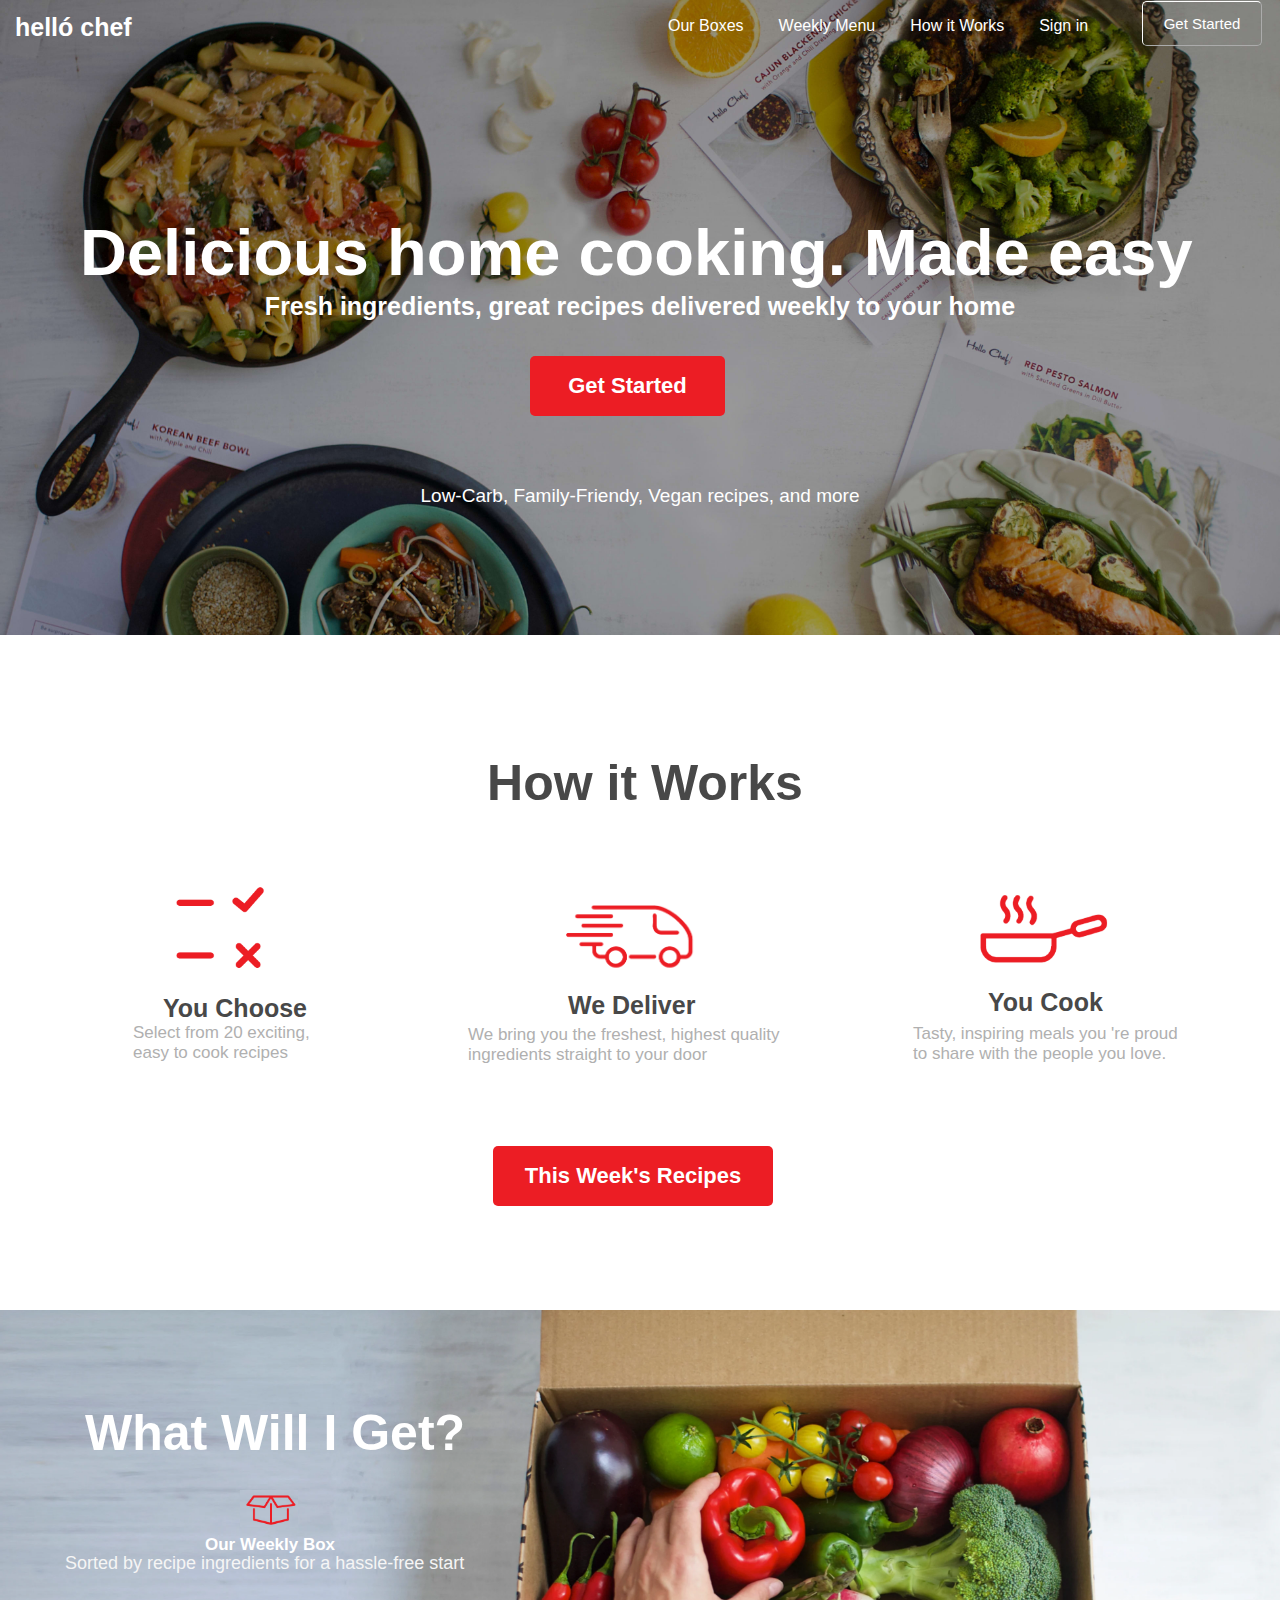
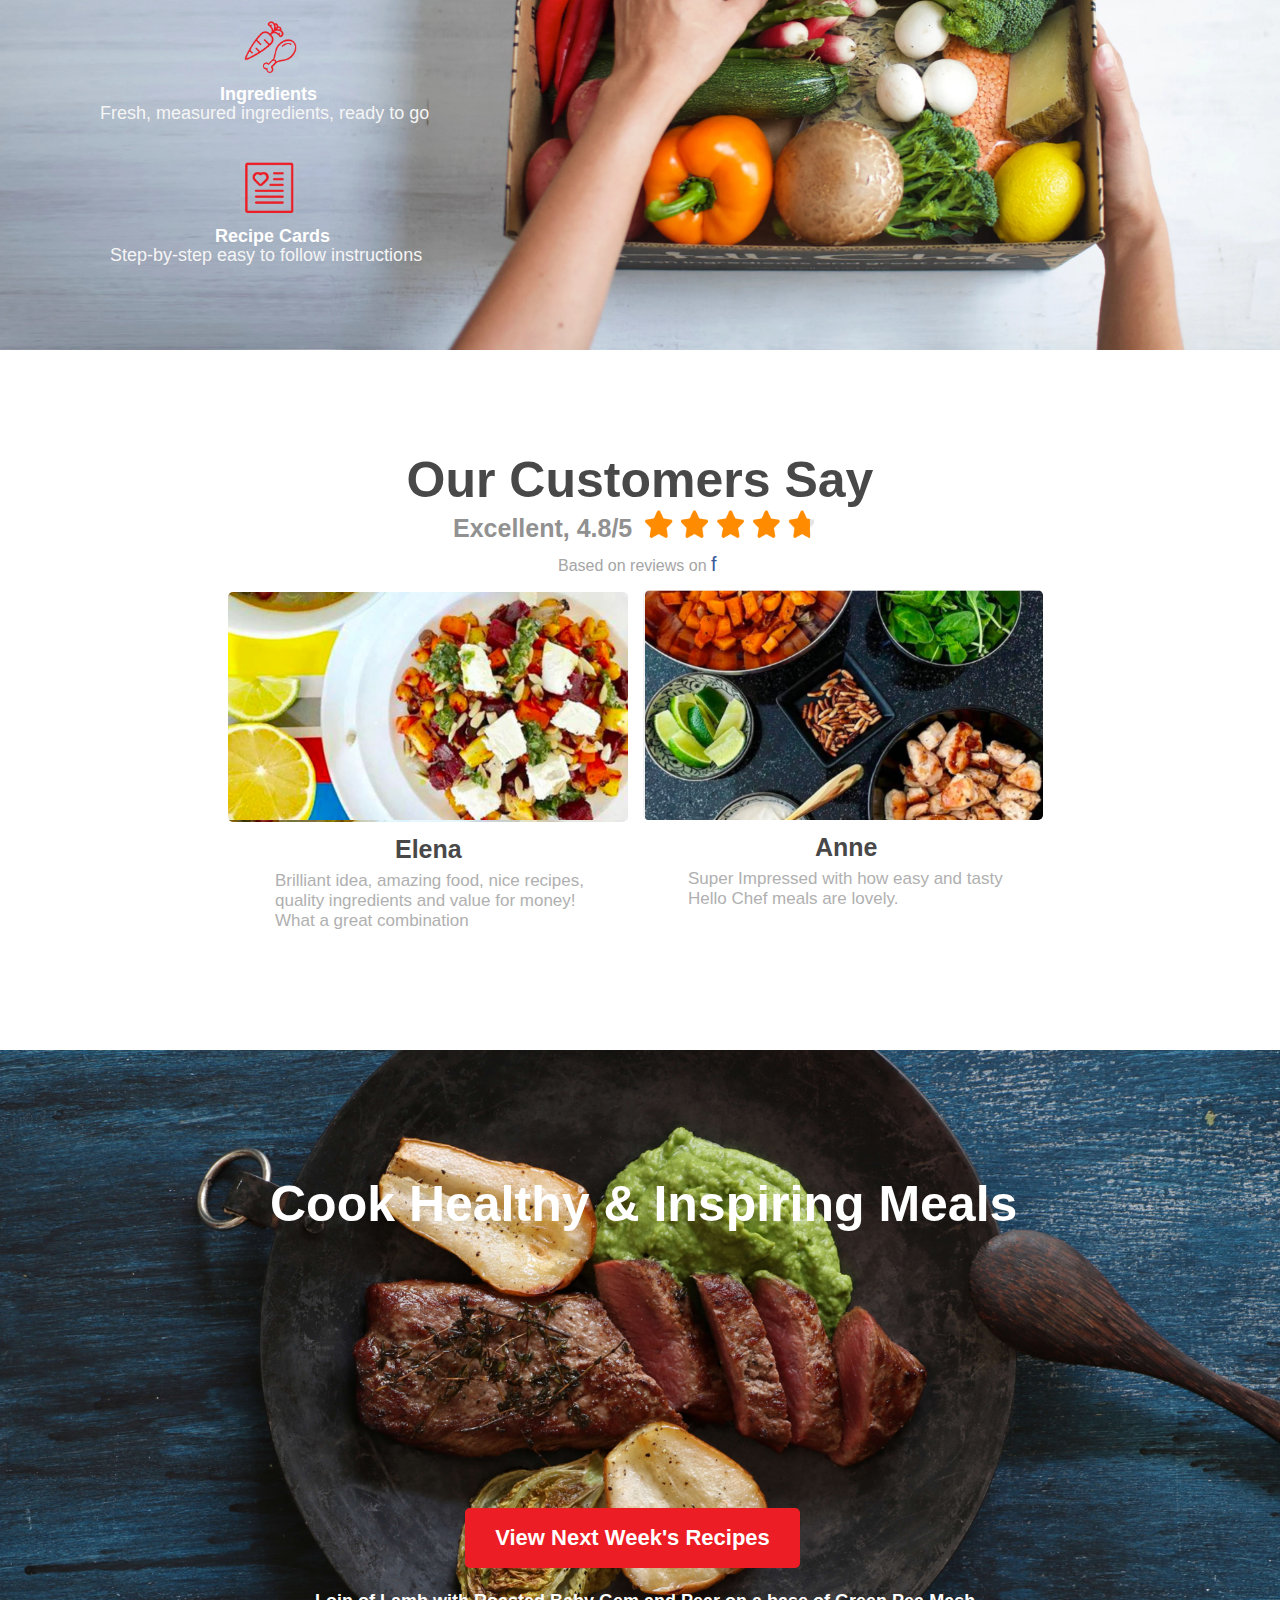
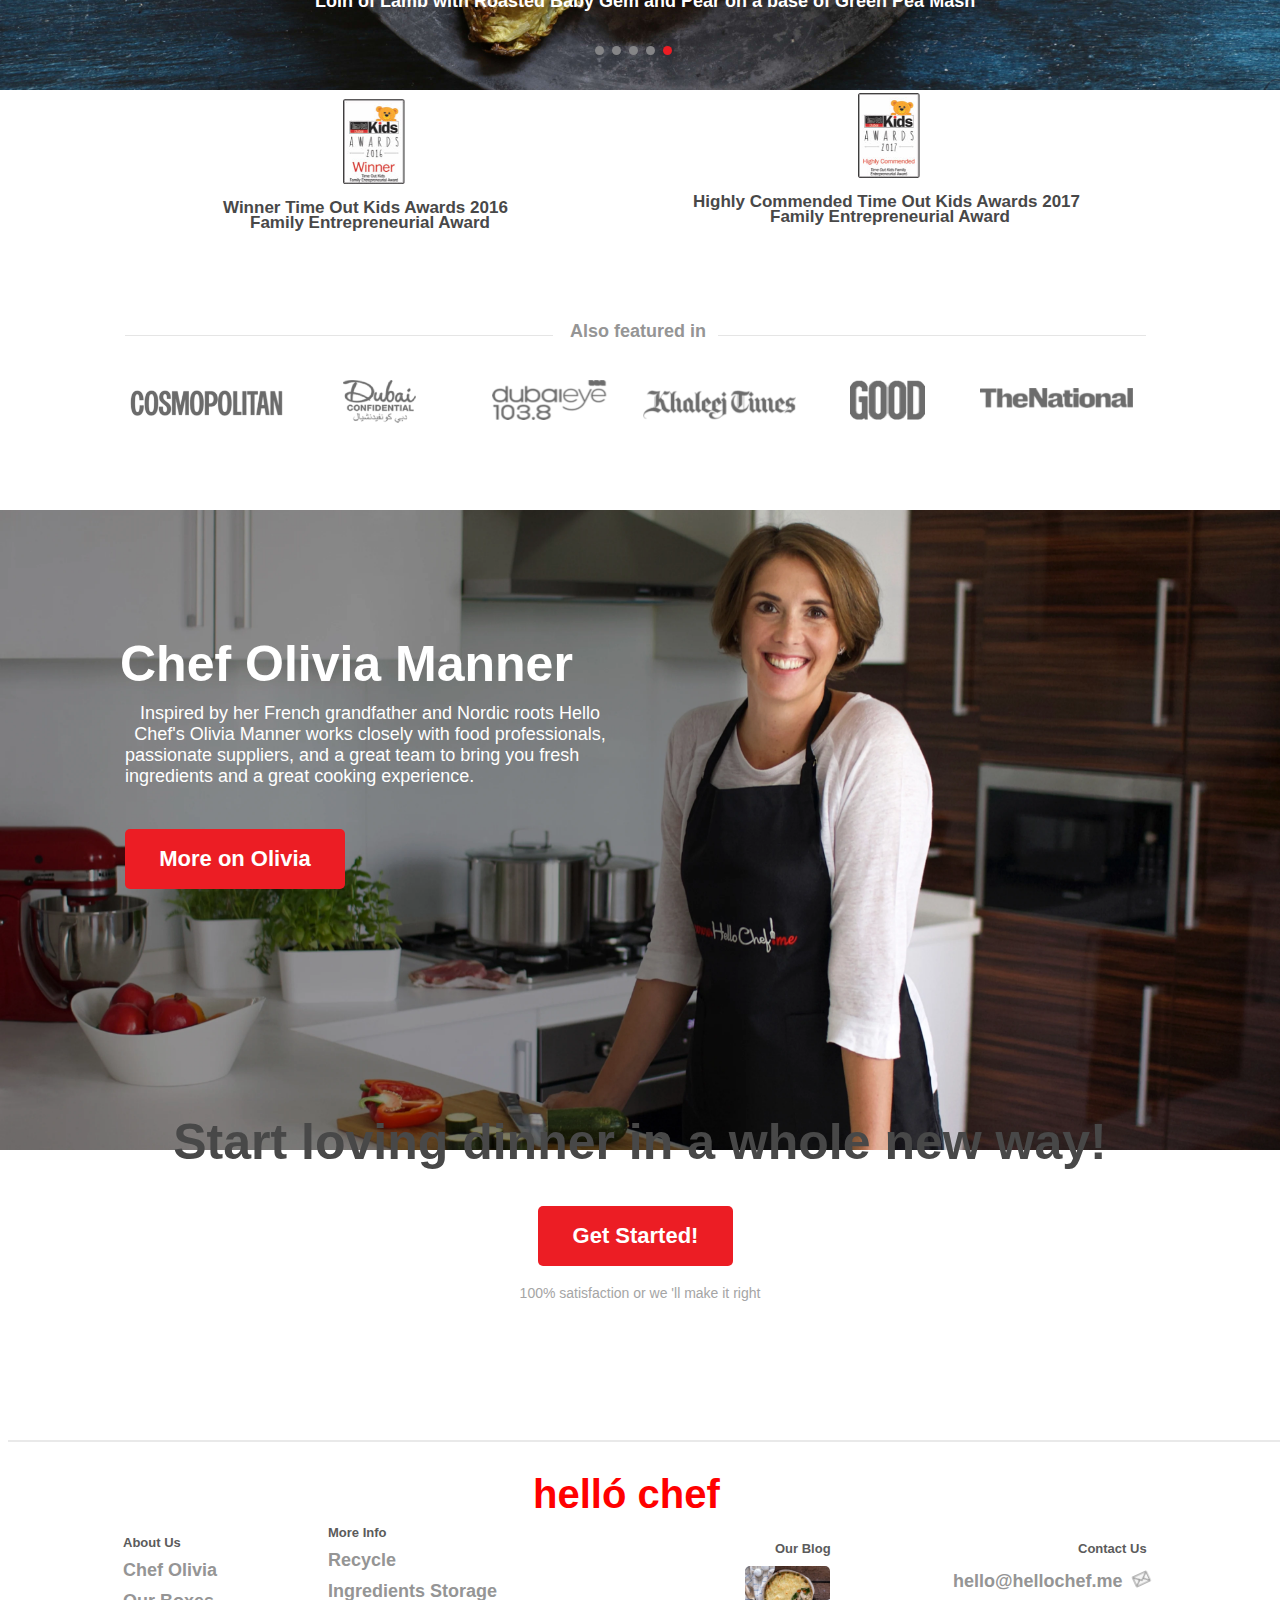
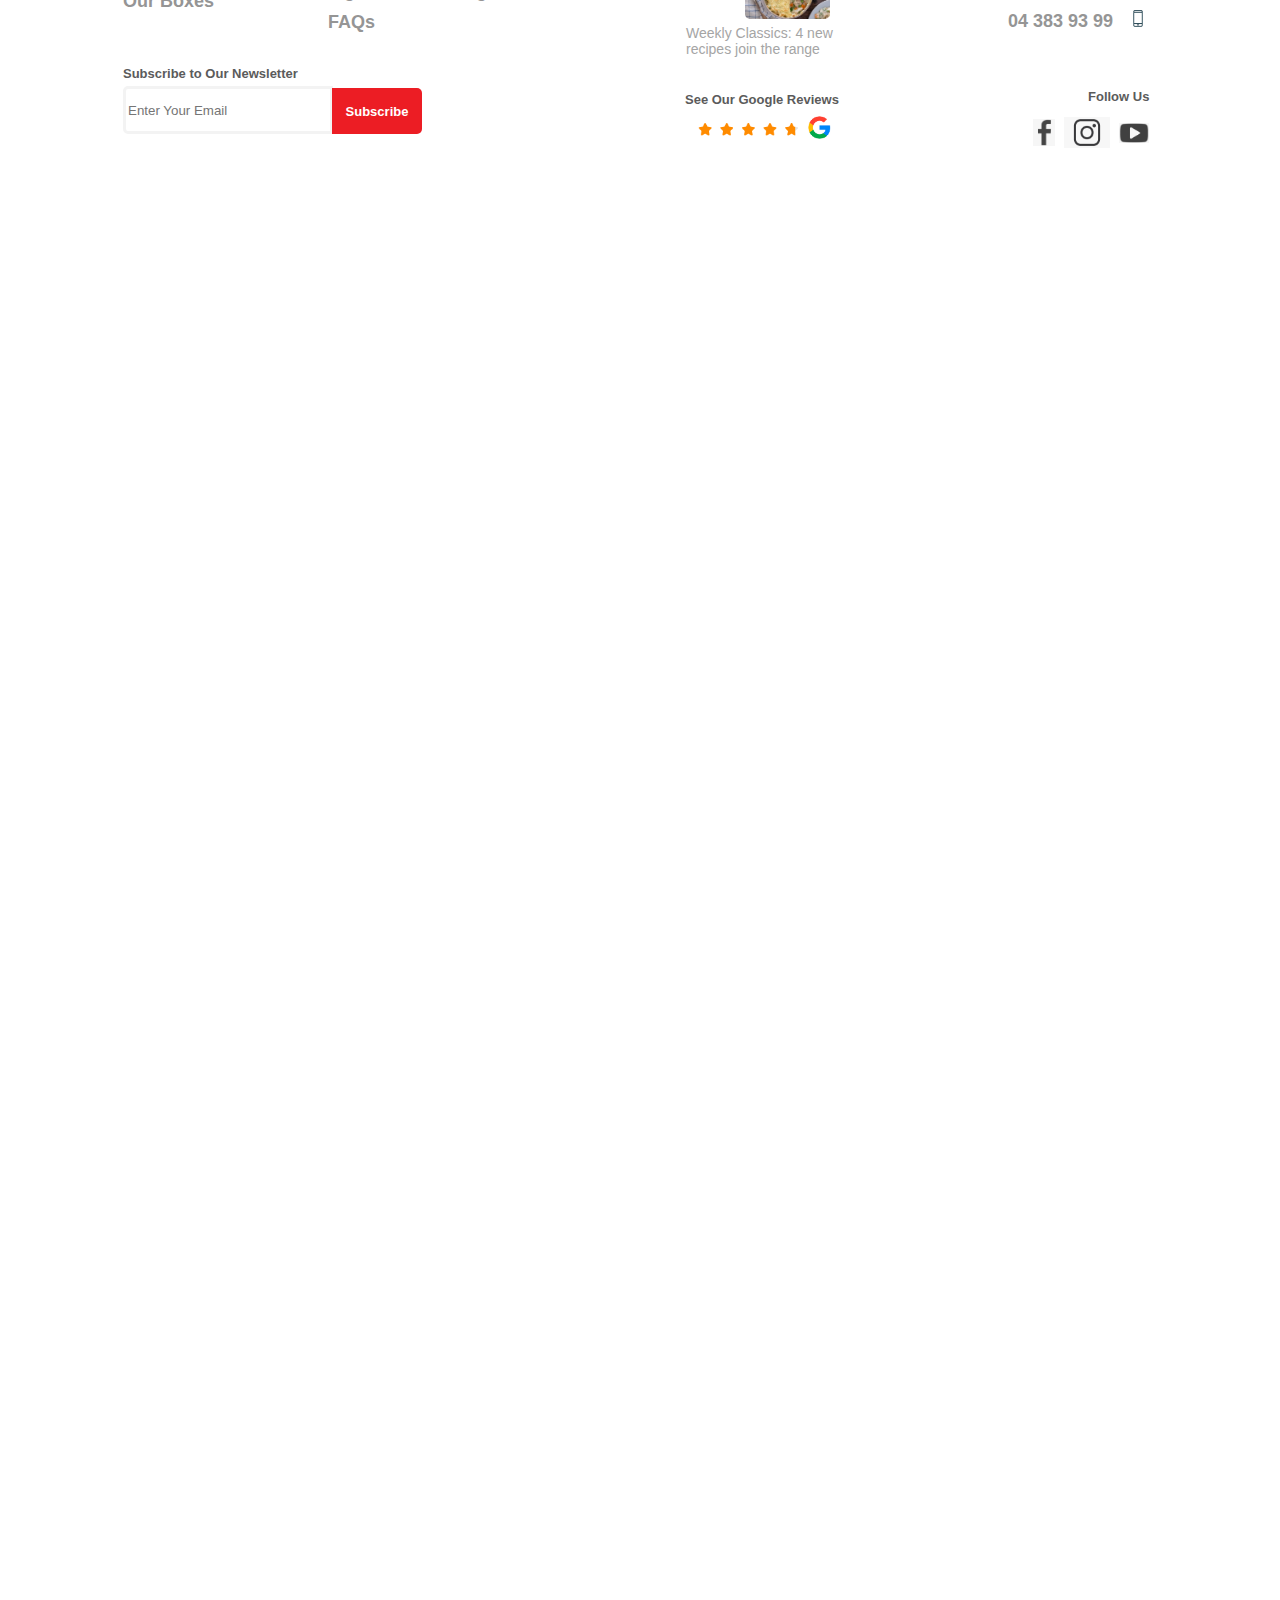
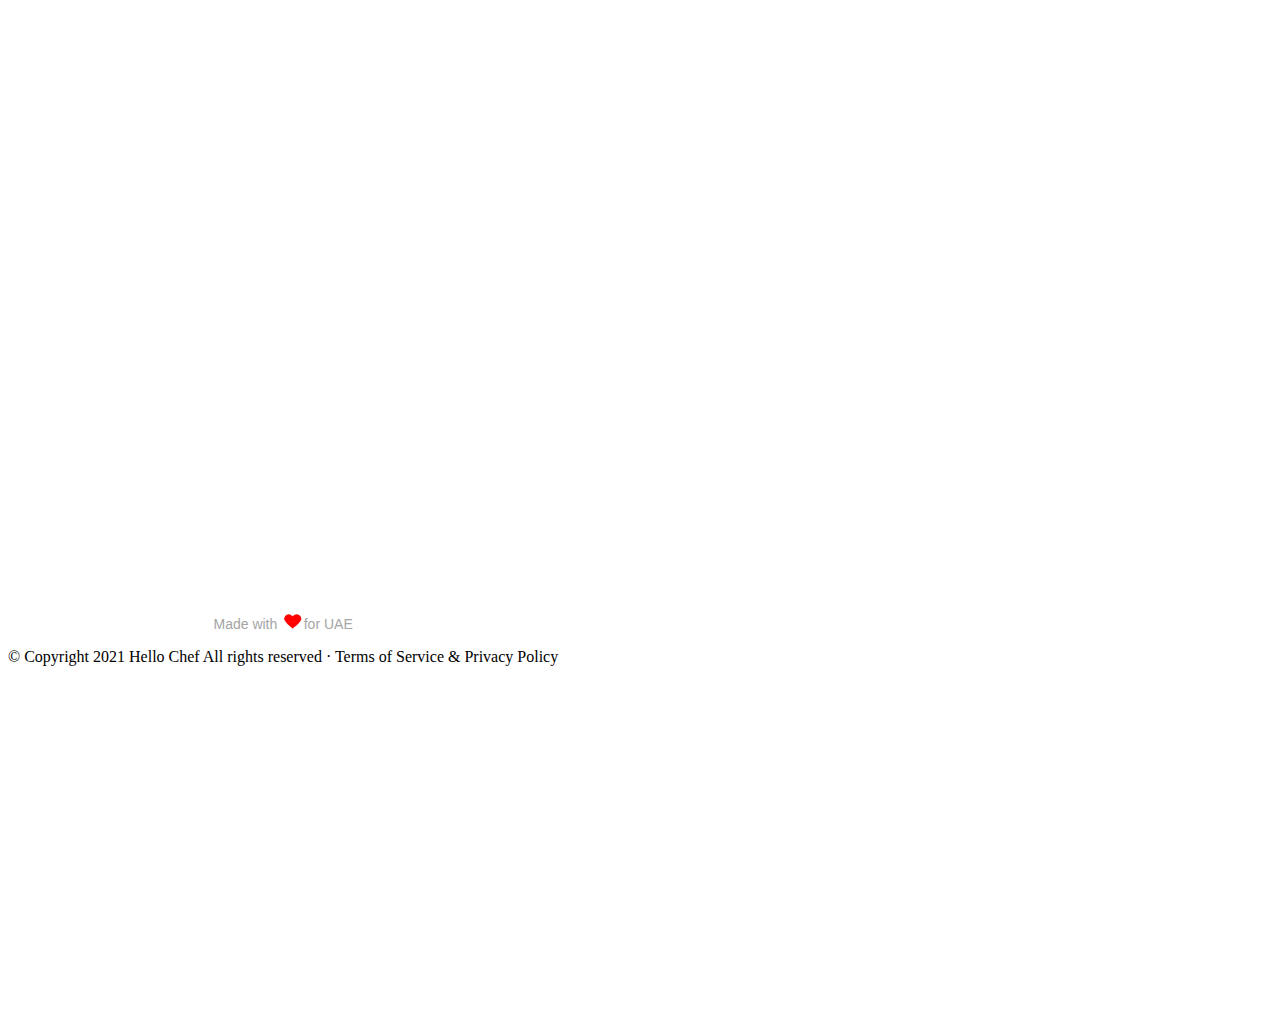
<file: myfifthproject.html>
<!DOCTYPE html>
<html lang="en">
<head>
    <meta charset="UTF-8">
    <meta http-equiv="X-UA-Compatible" content="IE=edge">
    <meta name="viewport" content="width=device-width, initial-scale=1.0">
    <title>Meal Delivery Service - Meal Kit Dubai | Hello Chef!</title>
    <link rel="stylesheet" href="fifth.css">
</head>
<body>
<div class=" front-page">
    <header>
        <p class="hello">helló chef</p>
        <nav>
            <ul class="navi">
                <li class="navig">Our Boxes</li>
                <li class="navig">Weekly Menu</li>
                <li class="navig">How it Works</li>
                <li class="navig">Sign in</li>
            </ul>
        </nav>
        <button class="get1">Get Started</button>
    </header>

    <div>
        <p class="delicious">Delicious home cooking. Made easy</p>
        <p class="fresh">Fresh ingredients, great recipes delivered weekly to your home</p>
    </div>
    <button class="get2">Get Started</button>
    <p class="low">Low-Carb, Family-Friendy, Vegan recipes, and more</p>
</div>
    <h1 class="how">How it Works</h1>
    <div class="leftside">
        <img class= "leftside-image" src="images/leftsideimage.png" alt="">
        <p class="choose">You Choose</p>
        <p class="select">Select from 20 exciting,<br> easy to cook recipes</p>
    </div>
    <div class="center">
        <img class="car" src="images/car.png" alt="">
        <h3 class="deliver">We Deliver</h3>
        <p class="bring">We bring you the freshest, highest quality <br>ingredients straight to your door</p>
    </div>
    <div class="rightside">
        <img class="pan" src="images/pan.png" alt="">
        <h1 class="cook">You Cook</h1>
        <p class="tasty">Tasty, inspiring meals you 're proud <br>to share with the people you love.</p>
    </div>
    <button class="redbutton">This Week's Recipes</button>

<div class="secondpage">
    <h1 class="secondq">What Will I Get?</h1>
    <div>
        <img class="weeklybox" src="images/giftbox.png" alt="">
        <p class="our">Our Weekly Box</p>
        <p class="sorted">Sorted by recipe ingredients for a hassle-free start</p>
    </div>
    <div>
        <img class="ingredient" src="images/ingredients.png" alt="">
        <p class="ingredienttext">Ingredients</p>
        <p class="fresh2">Fresh, measured ingredients, ready to go</p>
    </div>
    <div>
        <img class="recipecard" src="images/recipecard.png" alt="">
        <p class="recipecardtext">Recipe Cards</p>
        <p class="step">Step-by-step easy to follow instructions </p>
    </div>
</div>
<div>   
    <p class="customers">Our Customers Say</p>
    <h3 class="excellent">Excellent, 4.8/5</h3>
    <img class="ratings" src="images/ratings.png" alt="">
    <p class="reviews">Based on reviews on <span class="span1"> f</span></p>
    <div class="elena"></div> 
    <p class="elenatext">Elena</p>
    <p class="brilliant">Brilliant idea, amazing food, nice recipes,<br> quality ingredients and value for money!<br> What a great combination</p>
    <div class="anne"></div>
    <p class="annetext">Anne</p>
    <p class="impressed">Super Impressed with how easy and tasty<br> Hello Chef meals are lovely.</p>
</div> 

 <div class="thirdpage">
    <p class="healthy">Cook Healthy & Inspiring Meals</p>
    <button class="view">View Next Week's Recipes</button>
    <p class="loin">Loin of Lamb with Roasted Baby Gem and Pear on a base of Green Pea Mash</p>
    <div class="circle1"></div>
    <div class="circle2"></div>
    <div class="circle3"></div>
    <div class="circle4"></div>
    <div class="circle5"></div>
</div>

 <div id="leftside">
    <img class="tok1" src="images/tok2016.png" alt="">
    <p class="winner">Winner Time Out Kids Awards 2016<br><span class="span2" >Family Entrepreneurial Award</span></p>
</div>
<div id="rightside">
    <img class="tok2" src="images/tok2017.png" alt="">
    <p class="highly">Highly Commended Time Out Kids Awards 2017<br> <span class="span3">Family Entrepreneurial Award</span>   </p>
</div>
<div class="line1"></div>
<p class=featured>Also featured in</p>
<div class="line2"></div>
<div>
<img class="cosmo" src="images/cosmopolitan.png" alt="">
<img class="dubai" src="images/dubai.png" alt="">
<img class="dubaieye" src="images/dubaieye.png" alt="">
<img class="khaleej" src="images/khaleejtimes.png" alt="">
<img class="good" src="images/good.png" alt="">
<img class="national" src="images/thenational.png" alt="">
</div>
<div class="fourthpage">
    <p class="olivia">Chef Olivia Manner</p>
    <p class="french">Inspired by her French grandfather and Nordic roots Hello<br>Chef's Olivia Manner works closely with food professionals,<br><span class="span4">passionate suppliers, and a great team to bring you fresh</span><br><span class="span5">ingredients and a great cooking experience.</span></p>
    <button class="more">More on Olivia</button>
</div>  

 <p class="start">Start loving dinner in a whole new way!</p>
<button class="get3">Get Started!</button>
<p id="satisfaction">100% satisfaction or we 'll make it right</p>
<div class="line3"></div>

<div class="lastpage">
    <p class="helchef">helló chef</p>
    <ul class="aboutus">
        <li class="aboutli">About Us</li>
        <li class="olivialist">Chef Olivia</li>
        <li class="olivialist">Our Boxes</li>
    </ul>  
    <ul class="moreinfo">
        <li class="moreinfolist">More Info</li>
        <li class="recycle">Recycle</li>
        <li class="recycle">Ingredients Storage</li>
        <li class="recycle">FAQs</li>
    </ul>
    <p class="toour">Subscribe to Our Newsletter</p>
    <input class="email" placeholder="Enter Your Email"type="email">
    <button class="subscribe">Subscribe</button>
</div> 
<div class="lastpage">
    <p class="blog">Our Blog</p>
    <div class="fillimg"></div>
    <p class="classics">Weekly Classics: 4 new <br> recipes join the range</p>
    <p class="googlereviews">See Our Google Reviews</p>
    <img class="ratings2" src="images/ratings2.png" alt="">
    <img class="google" src="images/google.png" alt="">
</div>
<div class="lastpage">
    <p class="contactus">Contact Us</p>
    <p class="hellohello">hello@hellochef.me <img class="hellohelloimg" src="images/envelope.png" alt=""></p>
    <p class="phonenumber">04 383 93 99 <img class="cellphoneimg" src="images/cellphone.png" alt=""></p>
    <p class="followus">Follow Us</p>
    <div class="icons">
        <img class="facebookicon" src="images/facebookicon.png" alt="">
        <img class="instagramicon" src="images/instagram.png" alt="">
        <img class="youtubeicon" src="images/youtubeicon.png" alt=""> 
    </div>
</div>

<div class="lastpage">
<p class="uaefit">Made with <img class="heart" src="images/heart.png"  alt="">for UAE</p>
<p class="copy">© Copyright 2021 Hello Chef All rights reserved · Terms of Service & Privacy Policy</p>
</div>
</body>
</html>
</file>
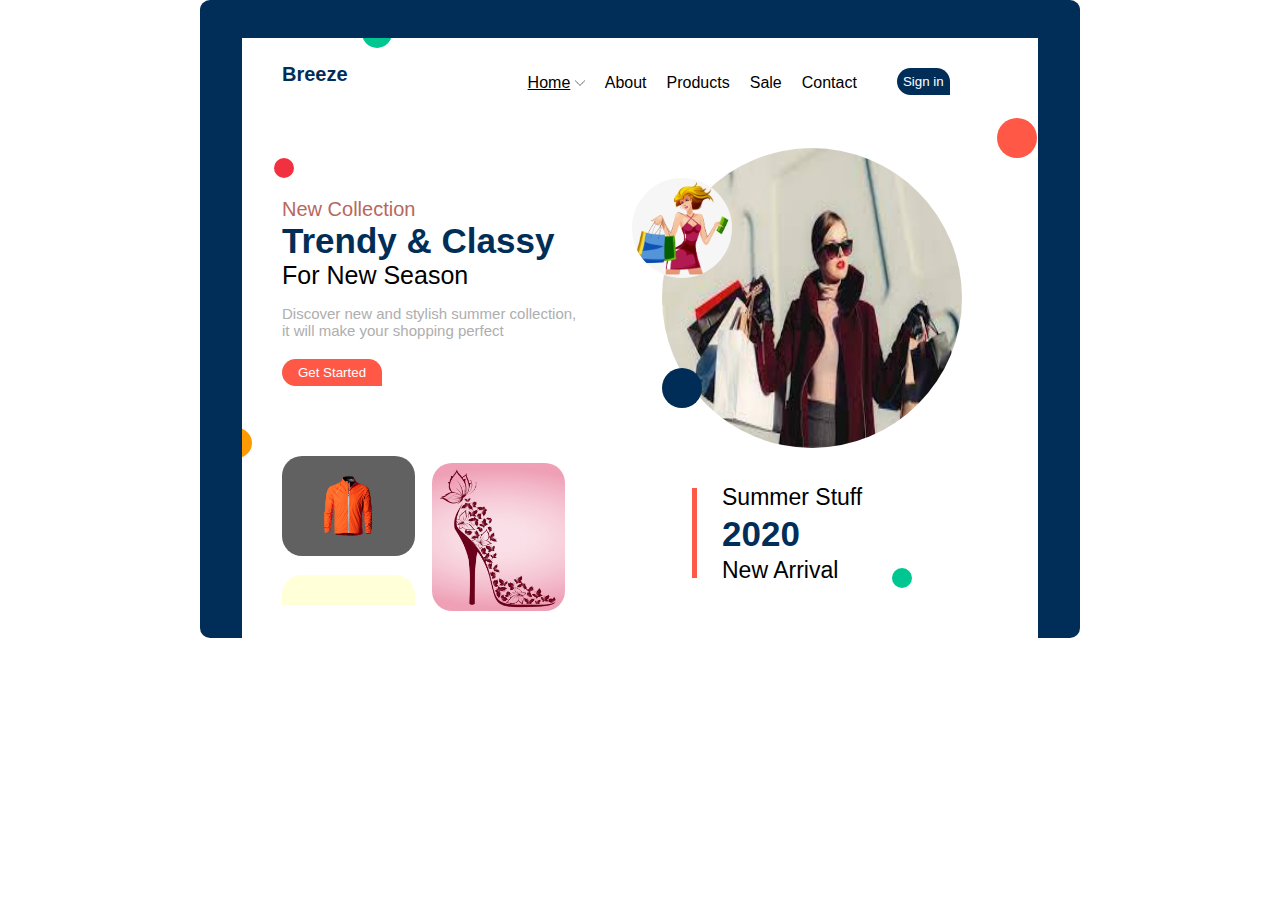
<file: myfourthproject.html>
<!DOCTYPE html>
<html lang="en">
<head>
    <meta charset="UTF-8">
    <meta http-equiv="X-UA-Compatible" content="IE=edge">
    <meta name="viewport" content="width=device-width, initial-scale=1.0">
    <title>Dribble</title>
    <link rel="stylesheet" href="fourthcss.css">
</head>
<body>
    <header>
        <div class="div1">
            <p class="breeze">Breeze</p>
            <div class="circle1"></div>
            <ul>
                <li><u>Home</u> <img class="dropdown" src="images/down-arrow.png" alt=""></li>
                <li>About</li>
                <li>Products</li>
                <li>Sale</li>
                <li>Contact</li>
            </ul>
            <button class="sign">Sign in</button>
        </div>
    </header>
    <div>
        <div class="lefty">
            <div class="circle2"></div>
            <p class="new">New Collection</p>
            <p class="trendy">Trendy & Classy</p>
            <p class="for">For New Season</p>
            <p class="discover">Discover new and stylish summer collection, <br> it will make your shopping perfect</p>
            <button class="get">Get Started</button>
        </div>
        <div>
            <div class="bigcircle"></div>
            <div class="mediumcircle"></div>
            <div class="bluecircle"></div>
            <div class="redcircle"></div>
        </div>
    </div>

    <div class="yellowcircle"></div>

    <div>

        <div class="bottomside">
            <img class= "jacket" src="images/jacket1.png" alt="">
            <div class="rectangle"></div>
        </div>
        <div>
            <img class="heels" src="images/heels1.png" alt="">
        </div>
    </div>

    <div>
        <div class="line"></div>
        <ul class="bottomright">
           <div >
               <li class="summer">Summer Stuff</li>
               <li class="year">2020</li>
               <li class="Arrival">New Arrival</li>
           </div> 
        </ul>
    </div>

    <div class="lastcircle"></div>

    
    
</body>
</html>
</file>
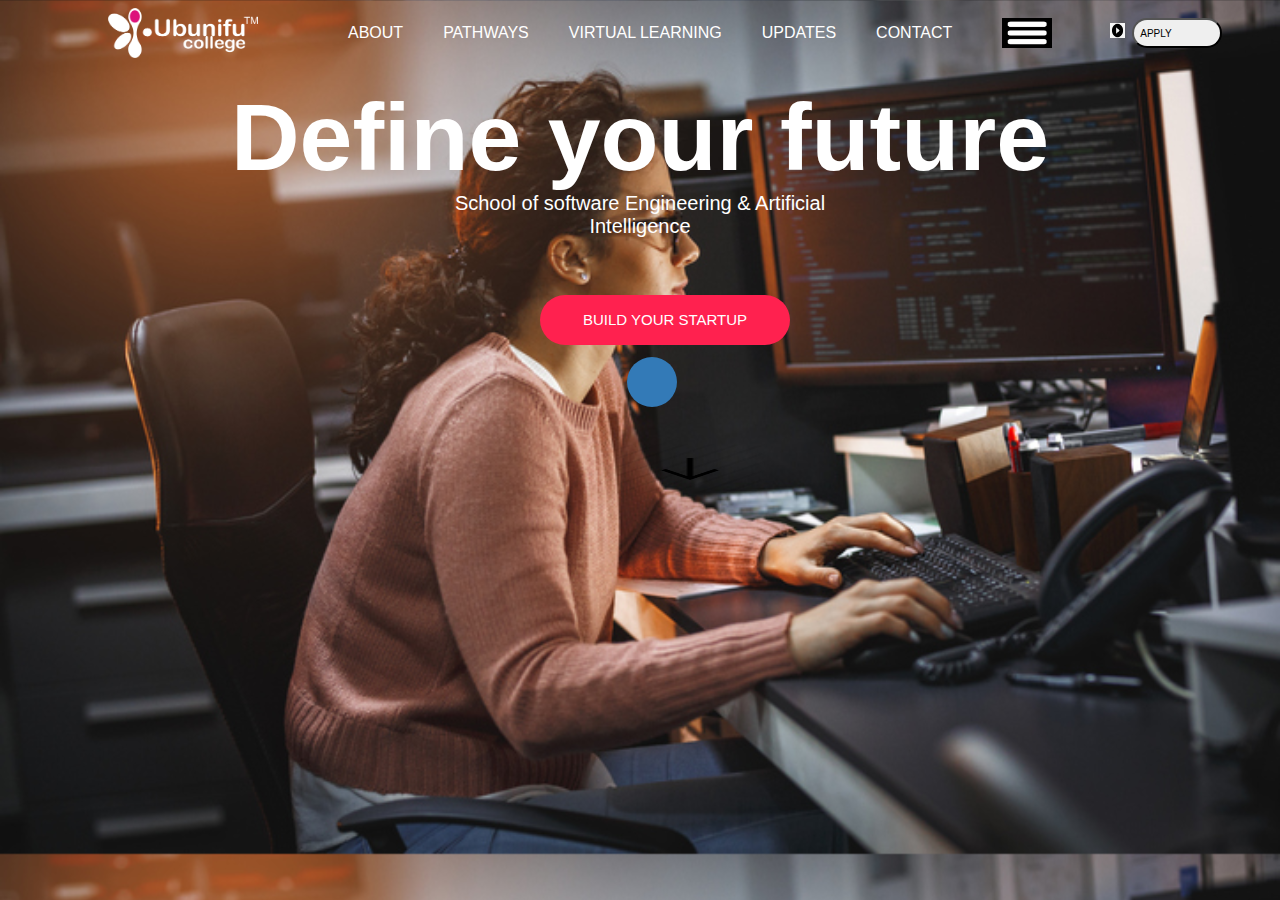
<file: mythirdproject.html>
<!DOCTYPE html>
<html lang="en">
<head>
    <meta charset="UTF-8">
    <meta http-equiv="X-UA-Compatible" content="IE=edge">
    <meta name="viewport" content="width=device-width, initial-scale=1.0">
    <title>UBUNIFU COLLEGE</title>
    <link rel="stylesheet" href="style.css">
</head>
<body>
    <header>
        <img src="images/logo-main-white.png" alt="">
        <nav>
            <ul>
                <li>ABOUT</li>
                <li>PATHWAYS</li>
                <li>VIRTUAL LEARNING</li>
                <li>UPDATES</li>
                <li>CONTACT</li>
            </ul>

        </nav>
        <img src="images/whitemenu3.png" alt="" class="logo">
        <button>APPLY </button>
        <img class="playicon" src="images/playicon.png" alt="">
    </header>

    <div class="description">
        <p class="define">Define your future</p>
        <p class="School">School of software Engineering & Artificial <br> Intelligence</p>

        <button class="build">BUILD YOUR STARTUP</button> <br>
    <div class="circle"></div>
    <img class="arrow" src="images/thinarrow.png" alt="">
        
    </div>
    
</body>
</html>
</file>
<file: fifth.css>
body{
    overflow-x:hidden;
}

.front-page{
    background-image: url(images/frontpage.png);
    height: 635px;
    width: 100%;
    background-size: cover;
    position: absolute;
    top: 0px;
    left:0px;
    
    
}
.hello{
    font-size: 25px;
    transform: translate(15px,-12px);
    color: white;
    font-family:-apple-system, BlinkMacSystemFont, 'Segoe UI', Roboto, Oxygen, Ubuntu, Cantarell, 'Open Sans', 'Helvetica Neue', sans-serif;
    font-weight:bolder;
}
.get1{
    float:right;
    transform: translate(-18px, -112px);
    height: 45px;
    width: 120px;
    background-color: transparent;
    border-color:white;
    color: white;
    border-radius: 5px;
    border-width: 1.4px;
    font-family: -apple-system, BlinkMacSystemFont, 'Segoe UI', Roboto, Oxygen, Ubuntu, Cantarell, 'Open Sans', 'Helvetica Neue', sans-serif;
    font-size: 15px;
    
}
.navi{
    font-family: -apple-system, BlinkMacSystemFont, 'Segoe UI', Roboto, Oxygen, Ubuntu, Cantarell, 'Open Sans', 'Helvetica Neue', sans-serif;
    font-size: 16px;
    font-weight: normal;
    display: flex;
    color:white;
    transform: translate(593px,-62px);
    list-style:none;
}
.navig{
    margin-left: 35px;
}
.delicious{
    font-size: 65px;
    font-family:-apple-system, BlinkMacSystemFont, 'Segoe UI', Roboto, Oxygen, Ubuntu, Cantarell, 'Open Sans', 'Helvetica Neue', sans-serif;
    font-weight:bolder;
    color: white;
    transform: translate(80px, 53px);
}
.fresh{
    text-align: center;
    color: white;
    font-family:-apple-system, BlinkMacSystemFont, 'Segoe UI', Roboto, Oxygen, Ubuntu, Cantarell, 'Open Sans', 'Helvetica Neue', sans-serif;
    font-size: 25px;
    font-weight: bolder;
    transform: translate(0px,-10px);
}
.get2{
    height: 60px;
    width: 195px;
    background-color:rgb(236,29,36);
    border:none;
    color: white;
    border-radius: 5px;
    font-family: -apple-system, BlinkMacSystemFont, 'Segoe UI', Roboto, Oxygen, Ubuntu, Cantarell, 'Open Sans', 'Helvetica Neue', sans-serif;
    font-size: 22px;
    text-align: center;
    transform: translate(530px,0px);
    font-weight: bold;

}
.low{
    text-align: center;
    color: white;
    font-family:-apple-system, BlinkMacSystemFont, 'Segoe UI', Roboto, Oxygen, Ubuntu, Cantarell, 'Open Sans', 'Helvetica Neue', sans-serif;
    font-size: 19px;
    font-weight: normal;
    transform: translate(0px,50px);  
}
.how{
    transform: translate(5px,720px);
    text-align: center;
    font-size: 50px;
    font-family: -apple-system, BlinkMacSystemFont, 'Segoe UI', Roboto, Oxygen, Ubuntu, Cantarell, 'Open Sans', 'Helvetica Neue', sans-serif;
    color: rgb(72,72,72);
}
.leftside-image{
    transform: translate(155px,755px);
    block-size: 95px;
}
.choose{
    transform: translate(155px, 745px);
    font-family: -apple-system, BlinkMacSystemFont, 'Segoe UI', Roboto, Oxygen, Ubuntu, Cantarell, 'Open Sans', 'Helvetica Neue', sans-serif;
    color: rgb(72,72,72);
    font-size: 25px;
    font-weight:650;
}
.select{
    transform:translate(125px,720px);
    font-size: 17px;
    font-family:Arial, Helvetica, sans-serif;
    font-weight: lighter;
    color: rgb(176,176,176);
}
.car{
    transform: translate(545px, 530px);
    block-size: 87px;
}
.deliver{
    transform: translate(560px, 515px);
    font-family: -apple-system, BlinkMacSystemFont, 'Segoe UI', Roboto, Oxygen, Ubuntu, Cantarell, 'Open Sans', 'Helvetica Neue', sans-serif;
    color: rgb(72,72,72);
    font-size: 25px;
    font-weight:650;

}
.bring{
    transform:translate(460px,495px);
    font-size: 17px;
    font-family:Arial, Helvetica, sans-serif;
    font-weight: lighter;
    color: rgb(176,176,176);

}
.pan{
    transform: translate(960px,300px);
    block-size: 80px;  
}
.cook{
    transform: translate(980px, 300px);
    font-family: -apple-system, BlinkMacSystemFont, 'Segoe UI', Roboto, Oxygen, Ubuntu, Cantarell, 'Open Sans', 'Helvetica Neue', sans-serif;
    color: rgb(72,72,72);
    font-size: 25px;
    font-weight:650;
}
.tasty{
    transform:translate(905px,290px);
    font-size: 17px;
    font-family:Arial, Helvetica, sans-serif;
    font-weight: lighter;
    color: rgb(176,176,176);  
}
.redbutton{
    height: 60px;
    width: 280px;
    background-color:rgb(236,29,36);
    border:none;
    color: white;
    border-radius: 5px;
    font-family: -apple-system, BlinkMacSystemFont, 'Segoe UI', Roboto, Oxygen, Ubuntu, Cantarell, 'Open Sans', 'Helvetica Neue', sans-serif;
    font-size: 22px;
    text-align: center;
    transform: translate(485px,355px);
    font-weight: bold;
}
.secondpage{
    background-image: url(images/secondpage.png);
    height: 640px;
    width: 100%;
    background-size: cover;
    position: absolute;
    top: 1310px;
    left:0px;
    
}
.secondq{
    font-size: 50px;
    font-family:Arial, Helvetica, sans-serif;
    font-weight:bold;
    color: white; 
    transform: translate(85px,60px);

}
.weeklybox{
    block-size: 37px;
    transform: translate(240px, 55px);
}
.our{
   font-size: 17px;
   color: white; 
   font-family: Arial, Helvetica, sans-serif;
   font-weight: bolder;
   transform: translate(205px, 42px);
}
.sorted{
    transform: translate(65px,22px);
    font-size: 18px;
    font-family:Arial, Helvetica, sans-serif;
    font-weight: lighter;
    color: whitesmoke;
}

.ingredient{
    block-size: 57px;
    transform: translate(240px, 50px);
}
.ingredienttext{
   font-size: 18px;
   color: white; 
   font-family: Arial, Helvetica, sans-serif;
   font-weight: bolder;
   transform: translate(220px, 35px);
}
.fresh2{
    transform: translate(100px,15px);
    font-size: 18px;
    font-family:Arial, Helvetica, sans-serif;
    font-weight:lighter ;
    color:whitesmoke;
}
.recipecard{
    block-size: 57px;
    transform: translate(240px, 33px);
}
.recipecardtext{
    font-size: 18px;
    color: white; 
    font-family: Arial, Helvetica, sans-serif;
    font-weight: bolder;
    transform: translate(215px, 20px);
}
.step{
    transform: translate(110px,0px);
    font-size: 18px;
    font-family:Arial, Helvetica, sans-serif;
    font-weight:lighter ;
    color:whitesmoke; 
}
.customers{
    transform: translate(0px,1150px);
    text-align: center;
    font-size: 50px;
    font-family: -apple-system, BlinkMacSystemFont, 'Segoe UI', Roboto, Oxygen, Ubuntu, Cantarell, 'Open Sans', 'Helvetica Neue', sans-serif;
    color: rgb(72,72,72);
    font-weight: bolder;
}
.excellent{
    transform: translate(445px, 1105px);
    font-family: -apple-system, BlinkMacSystemFont, 'Segoe UI', Roboto, Oxygen, Ubuntu, Cantarell, 'Open Sans', 'Helvetica Neue', sans-serif;
    color:rgb(145,145,145);
    font-size: 25px;
    font-weight:650;
}
.ratings
{
    transform: translate(630px, 1044px);
    height: 35px;  
}
.reviews{
    transform: translate(550px, 1035px);
    font-family: Arial, Helvetica, sans-serif ;
    font-weight:lighter; 
    color:rgb(165,165,165);
}
.span1{
    font-weight:bolder;
    color: rgb(59,89,152);
    font-size:20px;
    font-family:'Segoe UI', Tahoma, Geneva, Verdana, sans-serif;
    font-stretch:wider;
}
.elena{
    height: 230px;
    width: 400px;
    transform: translate(220px, 1035px);
    background-image: url(images/elena.png);
    border-radius: 5px;
    background-size: 100%;
}
.anne{
    height: 230px;
    width: 400px;
    transform: translate(635px, 647px);
    background-image: url(images/anne.png);
    border-radius: 5px;
    background-size: 100%;
}
.elenatext{
    transform: translate(387px, 1023px);
    font-family: -apple-system, BlinkMacSystemFont, 'Segoe UI', Roboto, Oxygen, Ubuntu, Cantarell, 'Open Sans', 'Helvetica Neue', sans-serif;
    color: rgb(72,72,72);
    font-size: 25px;
    font-weight:650;
}
.annetext{
    transform: translate(807px, 635px);
    font-family: -apple-system, BlinkMacSystemFont, 'Segoe UI', Roboto, Oxygen, Ubuntu, Cantarell, 'Open Sans', 'Helvetica Neue', sans-serif;
    color: rgb(72,72,72);
    font-size: 25px;
    font-weight:650; 
}
.brilliant{
    transform:translate(267px,1005px);
    font-size: 17px;
    font-family:Arial, Helvetica, sans-serif;
    font-weight: lighter;
    color: rgb(176,176,176);
}
.impressed{
    transform:translate(680px,617px);
    font-size: 17px;
    font-family:Arial, Helvetica, sans-serif;
    font-weight: lighter;
    color: rgb(176,176,176);
}
.thirdpage{
    background-image: url(images/thirdpage.png);
    height: 640px;
    width: 100%;
    background-size: cover;
    position: absolute;
    top: 2650px;
    left:0px; 
}
.healthy{
    font-size: 50px;
    font-family:Arial, Helvetica, sans-serif;
    font-weight:bold;
    color: white; 
    transform: translate(270px,75px);
}
.view{
    height: 60px;
    width: 335px;
    background-color:rgb(236,29,36);
    border:none;
    color: white;
    border-radius: 5px;
    font-family: -apple-system, BlinkMacSystemFont, 'Segoe UI', Roboto, Oxygen, Ubuntu, Cantarell, 'Open Sans', 'Helvetica Neue', sans-serif;
    font-size: 22px;
    text-align: center;
    transform: translate(465px,300px);
    font-weight: bold;
}
.loin{
    font-size: 18px;
    color: white; 
    font-family: Arial, Helvetica, sans-serif;
    font-weight: bolder;
    transform: translate(315px, 305px);
}
.circle1{
    height: 9px;
    width: 9px;
    background-color: rgb(133,133,135);
    border-radius: 50%;
    transform: translate(595px,321px);
}
.circle2{
    height: 9px;
    width: 9px;
    background-color: rgb(133,133,135);
    border-radius: 50%;
    transform: translate(612px,312px);  
}
.circle3{
    height: 9px;
    width: 9px;
    background-color: rgb(133,133,135);
    border-radius: 50%;
    transform: translate(629px,303px); 
}
.circle4{
    height: 9px;
    width: 9px;
    background-color: rgb(133,133,135);
    border-radius: 50%;
    transform: translate(646px,294px);
}
.circle5{
    height: 9px;
    width: 9px;
    background-color: rgb(236,29,36);
    border-radius: 50%;
    transform: translate(663px,285px); 
}
.tok1{
   height: 85px;
   width:62px;
   transform: translate(335px, 1390px);
}
.winner{
    transform: translate(215px, 1383px);
    font-family: -apple-system, BlinkMacSystemFont, 'Segoe UI', Roboto, Oxygen, Ubuntu, Cantarell, 'Open Sans', 'Helvetica Neue', sans-serif;
    color: rgb(72,72,72);
    font-size: 17px;
    font-weight:650;
}
.span2{
    position: relative;
    top:-5px;
    left: 27px;
}
.tok2{
    height: 85px;
   width:62px;
   transform: translate(850px, 1221px);
}
.highly{
    transform: translate(685px, 1214px);
    font-family: -apple-system, BlinkMacSystemFont, 'Segoe UI', Roboto, Oxygen, Ubuntu, Cantarell, 'Open Sans', 'Helvetica Neue', sans-serif;
    color: rgb(72,72,72);
    font-size: 17px;
    font-weight:650;  
}
.span3{
    position: relative;
    top:-5px;
    left: 77px; 
}
.line1{
    position:absolute;
    top:3535px;
    left:125px;
    width: 428px;
    height:1.2px;
    background-color: rgb(229,229,229);
}
.featured{
    position: absolute;
    top:3503px;
    left:570px;
    font-family: -apple-system, BlinkMacSystemFont, 'Segoe UI', Roboto, Oxygen, Ubuntu, Cantarell, 'Open Sans', 'Helvetica Neue', sans-serif;
    color: rgb(149,149,149);
    font-size: 18px;
    font-weight:600; 

}
.line2{
    position:absolute;
    top:3535px;
    left:718px;
    width: 428px;
    height:1.2px;
    background-color: rgb(229,229,229);
}
.cosmo{
    position:absolute;
    top:3590px;
    left: 130px;
    height: 26px;
    width:153px;
}
.dubai{
    position:absolute;
    top:3580px;
    left: 343px;
    height: 43px;
    width: 73px;
}
.dubaieye{
    position:absolute;
    top:3580px;
    left: 492px;
    height: 40px;
    width: 115px; 
}
.khaleej{
    position:absolute;
    top:3590px;
    left: 643px;
    height: 30px;
    width: 153px;
}
.good{
    position:absolute;
    top:3580px;
    left: 850px;
    height: 40px;
    width: 75px; 
}
.national{
    position:absolute;
    top:3588px;
    left: 980px;
    height: 20px;
    width: 153px; 
}
.fourthpage{
    background-image: url(images/fourthpage.png);
    height: 640px;
    width: 100%;
    background-size: cover;
    position: absolute;
    top: 3710px;
    left:0px; 
}
.olivia{
    font-size: 50px;
    font-family:Arial, Helvetica, sans-serif;
    font-weight:bold;
    color: white; 
    transform: translate(120px,75px);
}
.french{
    text-align: center;
    color: white;
    font-family:-apple-system, BlinkMacSystemFont, 'Segoe UI', Roboto, Oxygen, Ubuntu, Cantarell, 'Open Sans', 'Helvetica Neue', sans-serif;
    font-size: 18px;
    font-weight:500;
    transform: translate(-270px,35px); 
}
.more{
    height: 60px;
    width: 220px;
    background-color:rgb(236,29,36);
    border:none;
    color: white;
    border-radius: 5px;
    font-family: -apple-system, BlinkMacSystemFont, 'Segoe UI', Roboto, Oxygen, Ubuntu, Cantarell, 'Open Sans', 'Helvetica Neue', sans-serif;
    font-size: 22px;
    transform: translate(125px,80px);
    font-weight: bold;
}
.span4{
    position: absolute;
    left:395px;
}
.span5{
    position: absolute;
    left:395px;
}
.start{
    transform: translate(0px,2045px);
    text-align: center;
    font-size: 50px;
    font-family: -apple-system, BlinkMacSystemFont, 'Segoe UI', Roboto, Oxygen, Ubuntu, Cantarell, 'Open Sans', 'Helvetica Neue', sans-serif;
    color: rgb(72,72,72); 
    font-weight: 650;
}
.get3{
    height: 60px;
    width: 195px;
    background-color:rgb(236,29,36);
    border:none;
    color: white;
    border-radius: 5px;
    font-family: -apple-system, BlinkMacSystemFont, 'Segoe UI', Roboto, Oxygen, Ubuntu, Cantarell, 'Open Sans', 'Helvetica Neue', sans-serif;
    font-size: 22px;
    text-align: center;
    transform: translate(530px,2030px);
    font-weight: bold;
}
#satisfaction{
    transform: translate(0px, 2035px);
    font-family: Arial, Helvetica, sans-serif ;
    font-weight:lighter; 
    color:rgb(165,165,165);
    text-align: center;
    font-size: 14px;
}
.line3{
    position:absolute;
    top:4640px;
    width:100%;
    height:2.3px;
    background-color:rgb(233,233,233);
    
}
.lastpage{
    position:absolute;
    top:7000px;
}
.helchef{
    font-size: 40px;
    transform:translate(525px, -2368px);
    color: red;
    font-family:-apple-system, BlinkMacSystemFont, 'Segoe UI', Roboto, Oxygen, Ubuntu, Cantarell, 'Open Sans', 'Helvetica Neue', sans-serif;
    font-weight:bolder;
}
.aboutli{
    color:rgb(91,91,91);
    font-size: 13px;
    font-weight: bold;
    margin-bottom: 5px;
}
.aboutus{
    transform: translate(75px,-2390px);
    list-style: none;
    font-family: -apple-system, BlinkMacSystemFont, 'Segoe UI', Roboto, Oxygen, Ubuntu, Cantarell, 'Open Sans', 'Helvetica Neue', sans-serif;
    color: rgb(149,149,149);
    font-size: 18px;
    font-weight:600;
}
.olivialist{
    margin-top: 10px;
}
.moreinfo{
    transform: translate(280px,-2495px);
    list-style: none;
    font-family: -apple-system, BlinkMacSystemFont, 'Segoe UI', Roboto, Oxygen, Ubuntu, Cantarell, 'Open Sans', 'Helvetica Neue', sans-serif;
    color: rgb(149,149,149);
    font-size: 18px;
    font-weight:600;
}
.moreinfolist{
    color:rgb(91,91,91);
    font-size: 13px;
    font-weight: bold;
    margin-bottom: 5px; 
}
.recycle{
    margin-top: 10px; 
}
.toour{
    color:rgb(91,91,91);
    font-size: 13px;
    font-family:-apple-system, BlinkMacSystemFont, 'Segoe UI', Roboto, Oxygen, Ubuntu, Cantarell, 'Open Sans', 'Helvetica Neue', sans-serif;
    font-weight: bold;
    margin-bottom: 5px;
    transform: translate(115px,-2480px);
}
.email{
    transform: translate(115px,-2480px);
    border:solid rgb(243,243,243);
    height: 40px;
    width: 200px;
    border-radius: 5px 0px 0px 5px;
}
.subscribe{
    height: 46px;
    width: 90px;
    background-color:rgb(236,29,36);
    border:none;
    color: white;
    border-radius: 0px 5px 5px 0px;
    font-family: -apple-system, BlinkMacSystemFont, 'Segoe UI', Roboto, Oxygen, Ubuntu, Cantarell, 'Open Sans', 'Helvetica Neue', sans-serif;
    font-size: 13px;
    text-align: center;
    transform: translate(110px,-2479px);
    font-weight: bold;
}
.blog{
    color:rgb(91,91,91);
    font-size: 13px;
    font-weight: bold;
    margin-bottom: 10px; 
    transform: translate(767px,-2272px);
    font-family: -apple-system, BlinkMacSystemFont, 'Segoe UI', Roboto, Oxygen, Ubuntu, Cantarell, 'Open Sans', 'Helvetica Neue', sans-serif;
}
.fillimg{
    height:53px;
    width:85px;
    background-image: url(images/fillimg.png);
    background-size: cover;
    transform: translate(737px,-2272px);
    border-radius: 5px;
}
.classics{
    transform: translate(678px,-2280px);
    font-family: Arial, Helvetica, sans-serif ;
    font-weight:lighter; 
    color:rgb(165,165,165);
    font-size: 14px;
}
.googlereviews{
    color:rgb(91,91,91);
    font-size: 13px;
    font-weight: bold;
    margin-top: 35px; 
    transform: translate(677px,-2280px);
    font-family: -apple-system, BlinkMacSystemFont, 'Segoe UI', Roboto, Oxygen, Ubuntu, Cantarell, 'Open Sans', 'Helvetica Neue', sans-serif;
}
.ratings2{
    transform: translate(688px,-2297px);
    height: 17px;
    width: 104px;
}
.google{
    height: 35px;
    width: 35px;
    transform: translate(686px,-2290px);
}
.contactus{
    color:rgb(91,91,91);
    font-size: 13px;
    font-weight: bold;
    margin-bottom: 10px; 
    transform: translate(1070px,-2272px);
    font-family: -apple-system, BlinkMacSystemFont, 'Segoe UI', Roboto, Oxygen, Ubuntu, Cantarell, 'Open Sans', 'Helvetica Neue', sans-serif; 
}
.hellohello{
    transform: translate(945px,-2275px);
    font-family: -apple-system, BlinkMacSystemFont, 'Segoe UI', Roboto, Oxygen, Ubuntu, Cantarell, 'Open Sans', 'Helvetica Neue', sans-serif;
    color: rgb(149,149,149);
    font-size: 18px;
    font-weight:600;
}
.hellohelloimg{
    block-size: 12px;
    transform:translate(5px,-2px) rotate(-25deg);
}
.phonenumber{
    transform: translate(1000px,-2275px);
    font-family: -apple-system, BlinkMacSystemFont, 'Segoe UI', Roboto, Oxygen, Ubuntu, Cantarell, 'Open Sans', 'Helvetica Neue', sans-serif;
    color: rgb(149,149,149);
    font-size: 18px;
    font-weight:600;
}
.cellphoneimg{
    block-size: 17px;
    transform: translate(15px,0px);
}
.followus{
    color:rgb(91,91,91);
    font-size: 13px;
    font-weight: bold;
    margin-top: 35px; 
    transform: translate(1080px,-2253px);
    font-family: -apple-system, BlinkMacSystemFont, 'Segoe UI', Roboto, Oxygen, Ubuntu, Cantarell, 'Open Sans', 'Helvetica Neue', sans-serif;
}
.facebookicon{
    block-size: 27px;
    transform: translate(1025px,-2440px);
}
.instagramicon{
    block-size: 31px;
    transform: translate(1030px,-2438px);
}
.youtubeicon{
    height:20px;
    width: 30px;
    transform: translate(1035px,-2443px);
}
.icons{
    transform:translate(0px,185px);
}
.heart{
    block-size: 15px;
}
.uaefit{
    
    font-family: Arial, Helvetica, sans-serif ;
    font-weight:lighter; 
    color:rgb(165,165,165);
    text-align:center;
    font-size: 14px;
}
</file>
<file: fourthcss.css>
body{
    border-width: 38px 42px 0px 42px;
    border-style: solid;
    border-color: rgb(1,46,88);
    border-radius: 10px;
    margin: 0px 200px 0px 200px;
    height: 600px ;
    position: relative;
}
.div1{
    display: flex;
    
    
}
ul{
    display: flex;
    flex-direction: ;
    list-style: none;
    margin-left: 120px;
}

li{
    margin-left: 20px;
    margin-top: 20px;
    font-family: 'Gill Sans', 'Gill Sans MT', Calibri, 'Trebuchet MS', sans-serif;
}



.sign{
    height: 27px;
    margin-top: 30px;
    margin-left: 40px;
    border-radius: 50px 50px 0px 50px;
    background-color: rgb(1,46,88);
    color: white;
    border: none;
}
.breeze
{
    margin-left: 40px;
    margin-top: 25px;
    font-size: 20px;
    
    font-weight: bolder;
    color:rgb(1,46,88);
    font-family: 'Gill Sans', 'Gill Sans MT', Calibri, 'Trebuchet MS', sans-serif;
}

.circle1{
    border-radius: 50%;
    height: 30px;
    width: 30px;
    background-color: rgb(0,198,145);
    margin-left: 120px; 
    position: absolute;
    top:-20px;
    z-index: -1;
    
    
    

}
.dropdown{
    height: 10px;
    width: 10px;
}
 .circle2{
     height: 20px;
     width: 20px;
     border-radius: 50%;
     background-color: rgb(241,49,64);
     margin-left: 32px;
     margin-top: 50px;
 }
.new{
    font-size: 20px;
    margin-bottom:0px;
    margin-left: 40px;
    color: rgb(183,103,93);
    font-family:'Gill Sans', 'Gill Sans MT', Calibri, 'Trebuchet MS', sans-serif;
}

.trendy{
    margin-left: 40px;
    font-family: 'Gill Sans', 'Gill Sans MT', Calibri, 'Trebuchet MS', sans-serif;
    font-size: 35px;
    font-weight:bolder;
    color:rgb(1,46,87);
    margin-top: 0px;
    margin-bottom: 0px;
}
.for{
    font-size: 25px ;
    margin-left: 40px;
    font-family: 'Gill Sans', 'Gill Sans MT', Calibri, 'Trebuchet MS', sans-serif;
    margin-top: 0px;
    Margin-bottom: 0px;

}

.discover{
    margin-left: 40px;
    font-family:'Gill Sans', 'Gill Sans MT', Calibri, 'Trebuchet MS', sans-serif;
    font-weight:100;
    font-size: 15px;
    color: rgb(174,174,174);
}
.get{
    height: 27px;
    margin-top: 5px;
    margin-left: 40px;
    border-radius: 50px 50px 0px 50px;
    background-color: rgb(255,88,70);
    color: white;
    border: none;
    width: 100px;

}
.lefty{
    margin-right: 0px;
    position:relative
}

.bigcircle{
    border-radius: 50%;
    height: 300px;
    width: 300px;
    margin-left:420px;
    background-image: url(images/shopping1.png.png);
    background-size: 300px 300px;
    margin-top: 0px;
    position: absolute;
    top: 110px;

}
.mediumcircle{
    border-radius: 50%;
    height: 100px;
    width: 100px;
    margin-left:390px;
    background-image: url(images/shopping2.png.png);
    background-size: 100px 100px ;
    margin-top: 0px;
    position: absolute;
    top: 140px;

}
.bluecircle{
    border-radius: 50%;
    height: 40px;
    width: 40px;
    margin-left:420px;
    background-color:rgb(0,45,87);
    margin-top: 0px;
    position: absolute;
    top: 330px;

}
.redcircle{
    border-radius: 50%;
    height: 40px;
    width: 40px;
    margin-left:755px;
    background-color:rgb(255,88,70);
   
    position: absolute;
    top: 80px;

}
.yellowcircle{
    border-radius: 50%;
    height: 30px;
    width: 30px;
    margin-right:755px;
    background-color:rgb(255,155,0);
    
    position: absolute;
    bottom: 180px;
    left: -20px;
    z-index: -2;
}
.jacket{
    border-radius: 20px;
    height:100px;
    margin-left: 40px;
    margin-top: 70px;
}
.rectangle{
    height: 30px;
    width: 133px;
    background-color:rgb(255,255,216);
    border-radius: 20px 20px 0px 0px;
    margin-left: 40px;
    margin-top: 15px;
}
.heels{
    border-radius: 20px;
    height:148px;
    width:133px;
    margin-left: 40px;
    margin-top: 70px;
    position:absolute;
    top:355px;
    left: 150px;

}

.line{
    background-color:rgb(254,89,71);
    height: 90px;
    width: 5px;
    position: absolute;
    top: 450px;
    left: 450px;
}

.bottomright{
    display: flex;
    flex-direction: column;
    position:absolute;
    top: 410px;
    left: 300px;
}
.summer{
    font-size: 23px;
    font-weight: lighter;
}
.year{
    font-weight: bolder;
    font-size: 35px;
    color: rgb(1,46,88);
    position: absolute;
    top: 30px;

}
.Arrival{
    font-size: 23px;
    font-weight: normal;
    position: absolute;
    top: 73px;

}
.lastcircle{
    border-radius: 50%;
    height: 20px;
    width: 20px;
    left: 650px;
    background-color:rgb(0,198,145);
    position: absolute;
    bottom: 50px;
    
    

}
</file>
<file: style.css>
header{
    display: flex;
    

}
img{
    height: 50px;
    width: 150px;
    margin-left: 100px;
}
.playicon{
    position: absolute;
        height: 15px;
        width:15px;
        right: 155px;
        top: 23px;
}
ul{
    display:flex;
    flex-direction: row;
    list-style-type: none;
    margin-left: 10px;
    color: white;
    font-size: 25;
    font-family: 'Gill Sans', 'Gill Sans MT', Calibri, 'Trebuchet MS', sans-serif;
}
li{
    margin-left: 40px;
}
.description{
    font-size: 95px;
    font-weight: bold;
    text-align: center ;
    color: white;
    margin-bottom: 0px;
    font-family:Verdana, Geneva, Tahoma, sans-serif;
}
body{
    background-image: url(images/swarestudent1.png);
    background-size: cover;
}
.logo{
    height :30px;
    width: 50px;
    margin-top: 10px;
    margin-left: 50px;
}
button{
    width: 90px;
    margin-left: 80px;
    height: 30px;
    margin-top: 10PX;
    border-radius: 80px;
    font-size: 10px;
    text-align: left;
}
.School{
    font-size: 20px;
    font-weight: normal;
    margin-top:none ;
    text-align-last: center;
    color: white;
    margin-top: 0px;
    margin-bottom:0px;
    font-family: 'Gill Sans', 'Gill Sans MT', Calibri, 'Trebuchet MS', sans-serif;
}
.build{
    color: white;
    background-color:rgb(255,33,79);
    width: 250px;
    margin-left: 50px;
    height: 50px;
    font-size: 15px;
    margin-top: 0px;
    border: none;
    text-align: center;
    }
.circle{
    height: 50px;
    width: 50px;
    border-radius: 50%;
    margin-left: 619px;
    margin-top: 10px;
    background-color: rgb(51,122,183);

}
.build:hover{
    border: solid;
    border-color:rgb(255,33,79);
    background-color: transparent;
    color:rgb(255,33,79);
}
.define{
    margin-top: 25px;
    margin-bottom: 0px;
}
@media only screen and (max-width: 760px){
    body{
        background-position: center;
        
        
    }
    img{
        height: 30px;
        width: 90px;
        margin-left: 5px;
        margin-top: 5px;
    }
    nav{
        display:none;
    }
    button{
        width: 60px;
        margin-left: 20px;
        height: 20px;
        margin-top: 13px;
        border-radius: 80px;
        font-size: 7px;
        text-align: left;
        position: relative;
        border: none;
    }
    .button:hover{
        border: solid;
        background-color: transparent;
        color: white;
        border-color: white;
    }
    .playicon{
        position: absolute;
        height: 10px;
        width:10px;
        right: 15px;
        top: 20px;

    }
    .logo{
        height :15px;
        width: 25px;
        margin-top: 15px;
        margin-left: 150px;
    }

    .define{
        font-size: 27px;
        margin-top: 160px;
        margin-left:-0px;
    }
    .School{
        font-size: 15px;
        font-weight: normal;
        margin-top: 5px;
        margin-left: 0px;;
        color: white;
        
        font-family: 'Gill Sans', 'Gill Sans MT', Calibri, 'Trebuchet MS', sans-serif;
    }
    .build{
        color: white;
        background-color:rgb(255,33,79);
        width: 150px;
        margin-left: -10px;
        height: 30px;
        font-size: 10px;
        border: none;
        text-align: center;
        transform: translate(0px, -60px);
        }
    .build:hover{
        border: solid;
        border-color:rgb(255,33,79);
        background-color: transparent; 
        color:rgb(255,33,79);
        }
    .circle{
        height: 30px;
        width: 30px;
        border-radius: 50%;
        background-color: rgb(51,122,183);
        position: absolute;
        left: -455px;
        bottom: 150px;
        
        }
    .arrow{
        height: 27px;
        width: 27px;
        transform: translate(-3px, 2px);
    }
}
</file>
